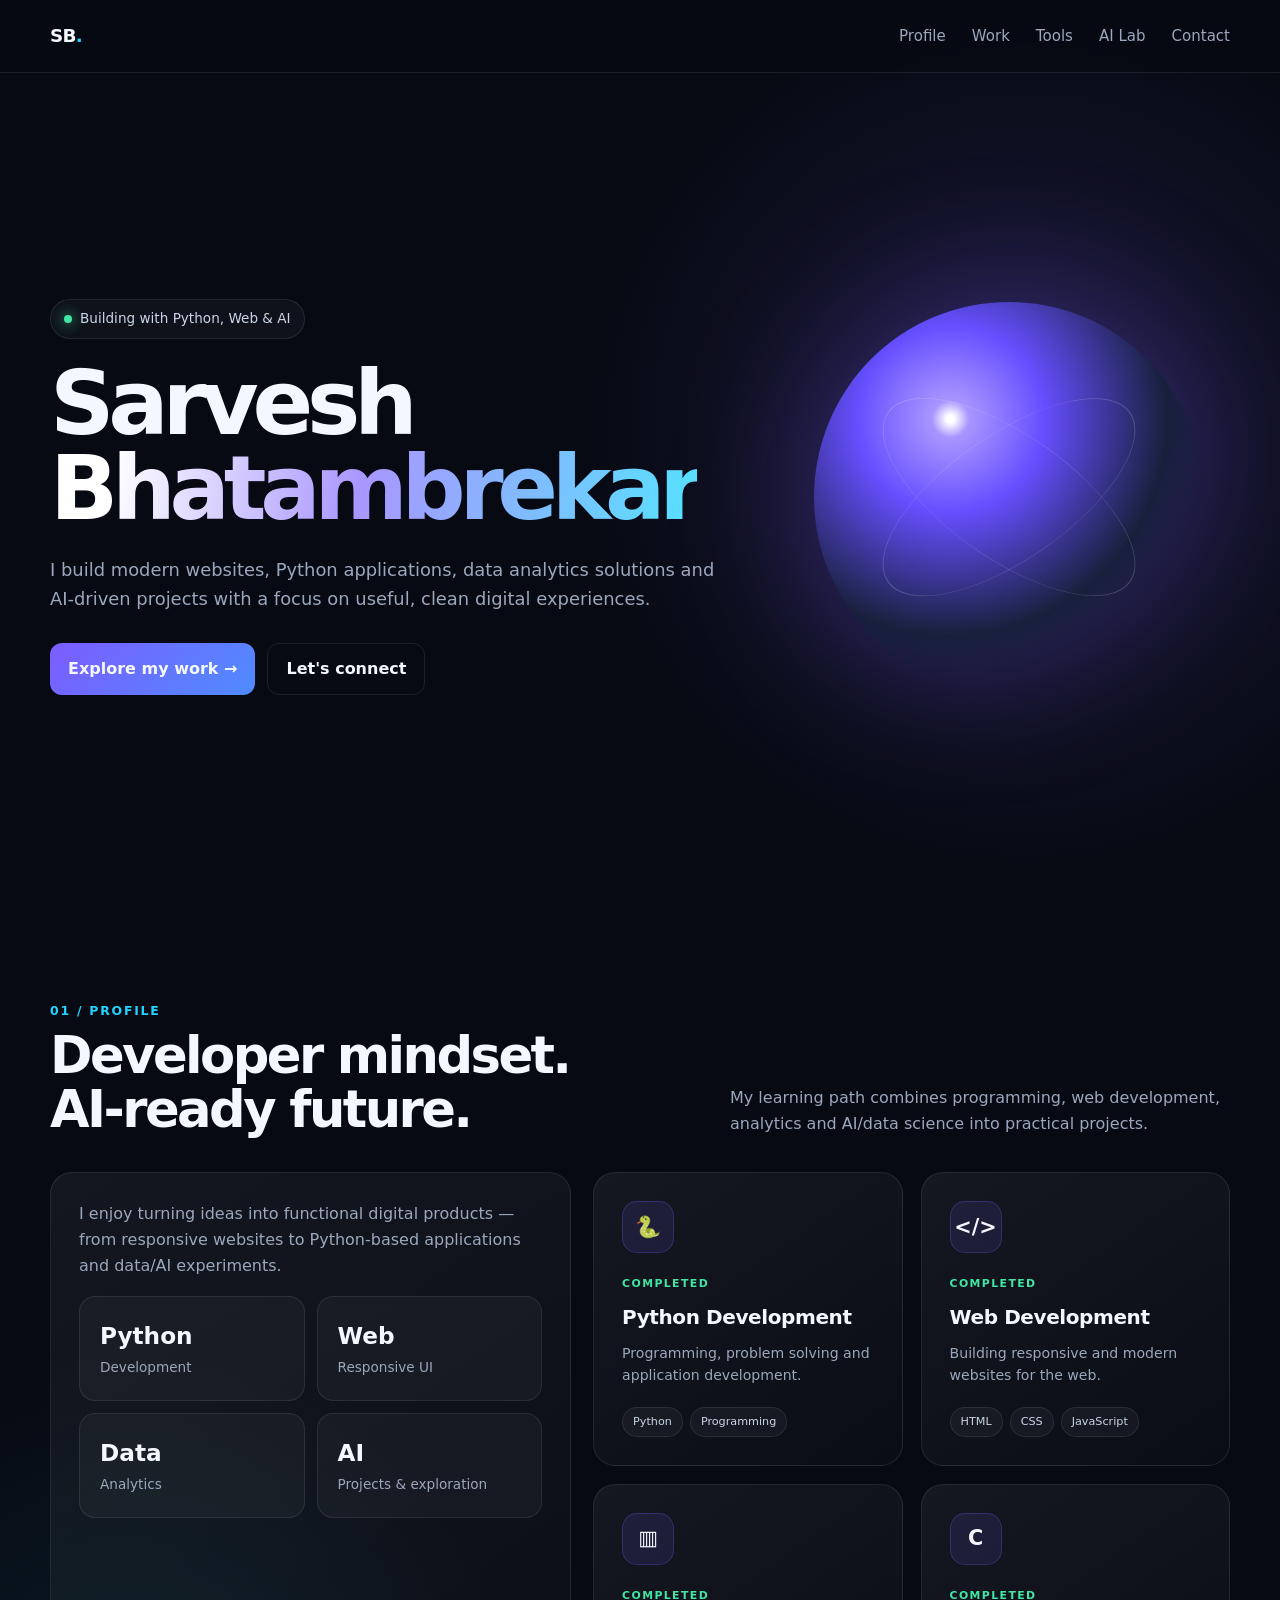
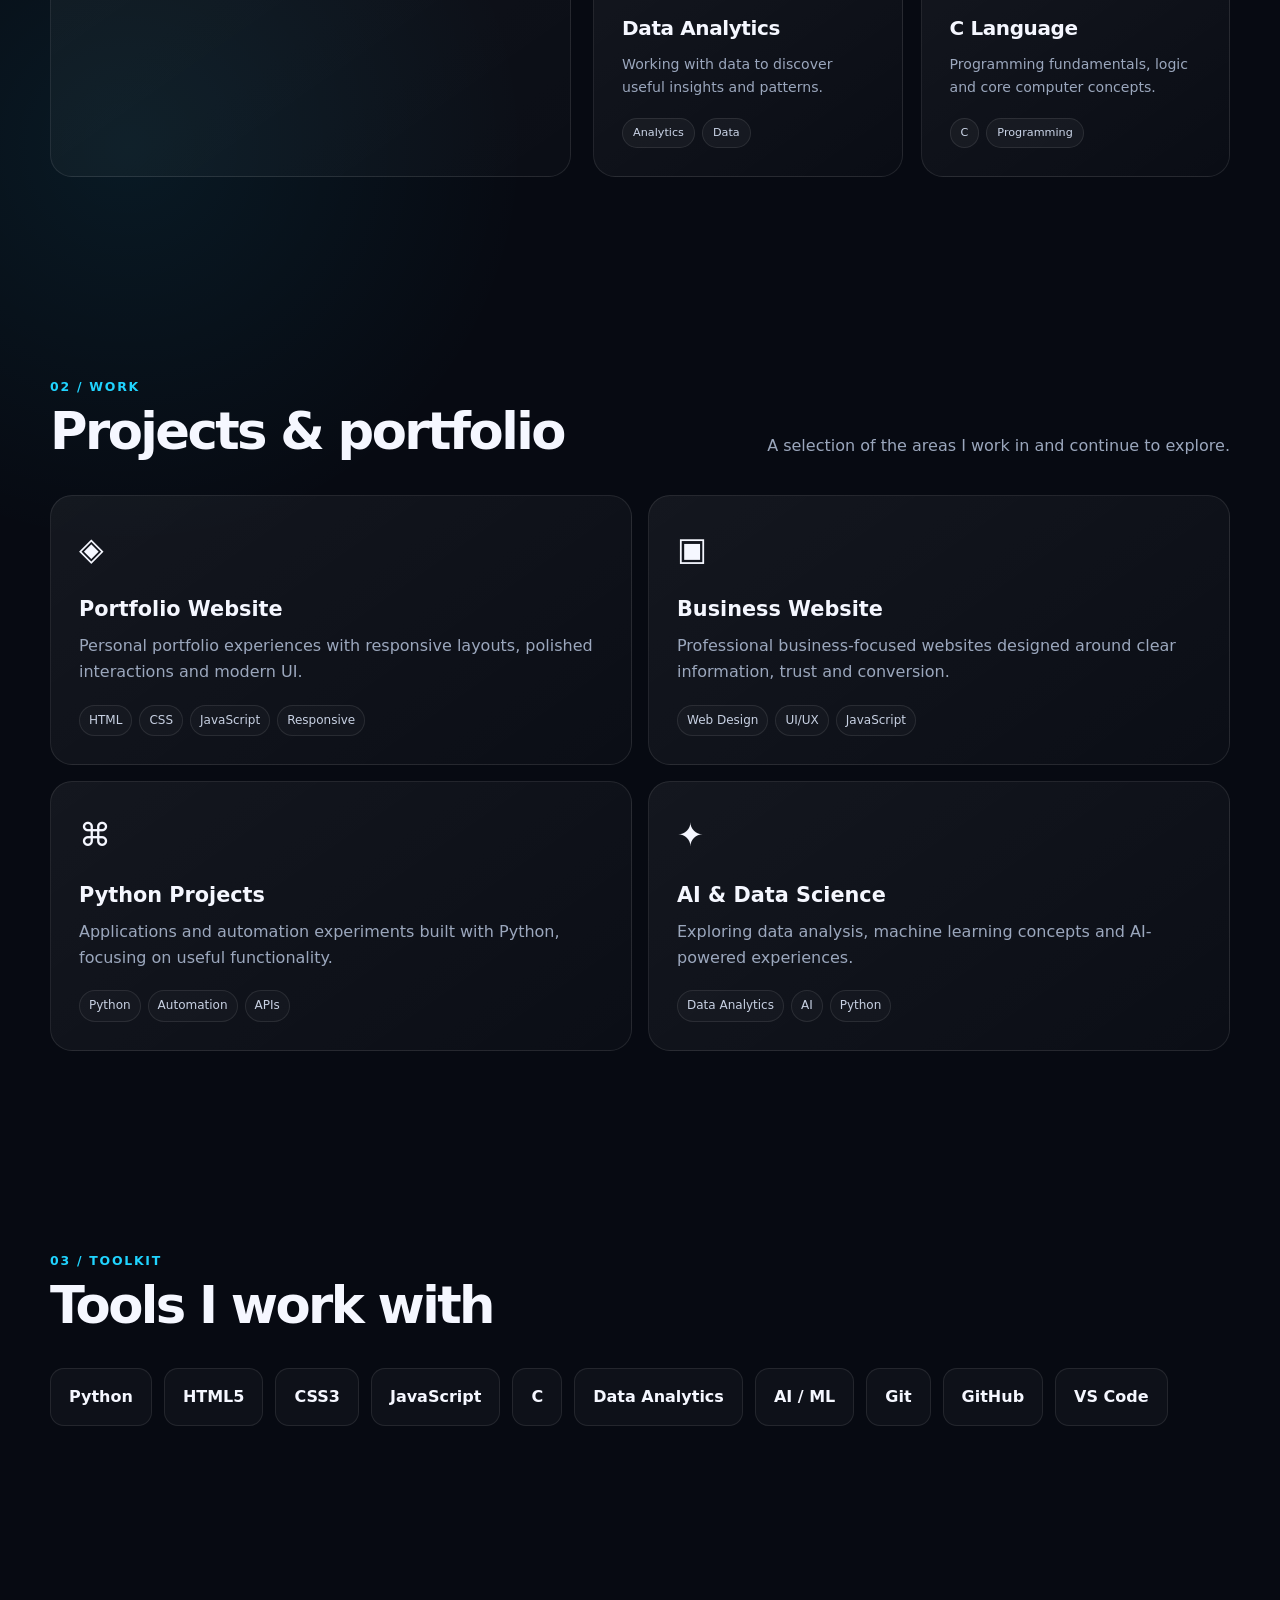
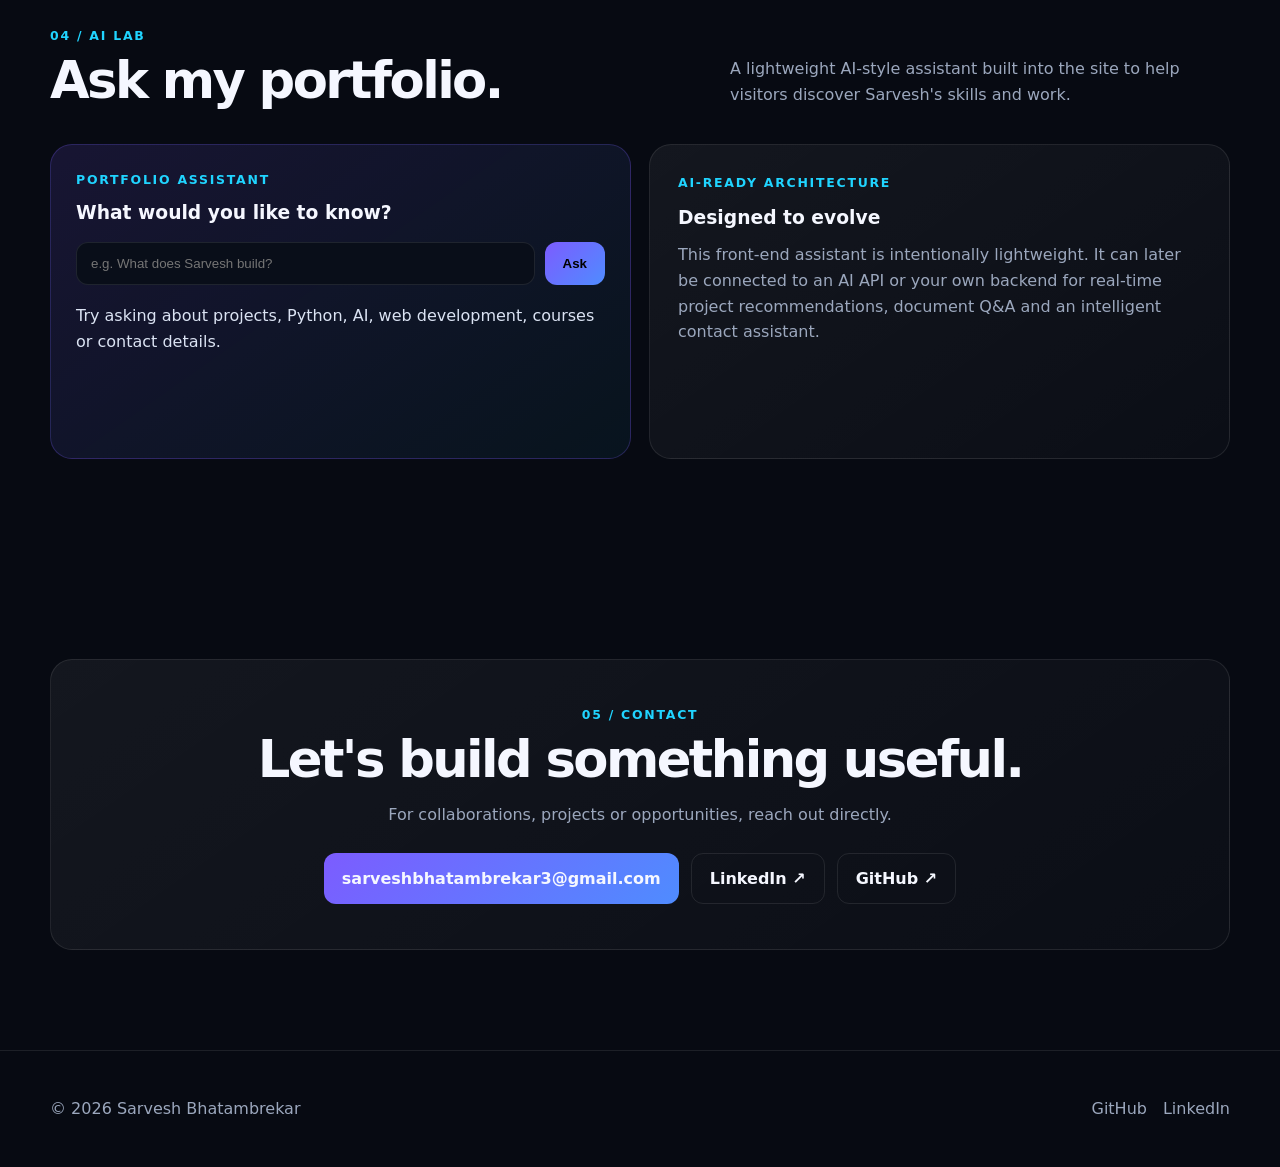
<file: index.html>
<!DOCTYPE html>
<html lang="en">
<head>
<meta charset="UTF-8">
<meta name="viewport" content="width=device-width, initial-scale=1.0">
<meta name="description" content="Sarvesh Bhatambrekar — Python, Web Development, Data Analytics and AI portfolio.">
<title>Sarvesh Bhatambrekar | AI • Python • Data</title>
<link rel="stylesheet" href="style.css">

</head>
<body>
<header class="nav">
  <div class="container nav-inner">
    <a class="logo" href="#home">SB<span>.</span></a>
    <button class="menu" id="menu" aria-label="Open menu">☰</button>
    <nav class="nav-links" id="navLinks">
      <a href="#about">Profile</a><a href="#work">Work</a><a href="#tools">Tools</a><a href="#ai">AI Lab</a><a href="#contact">Contact</a>
    </nav>
  </div>
</header>

<main id="home">
<section class="hero">
  <div class="container hero-grid">
    <div class="reveal">
      <div class="badge"><span class="dot"></span> Building with Python, Web & AI</div>
      <h1>Sarvesh <span class="gradient">Bhatambrekar</span></h1>
      <p>I build modern websites, Python applications, data analytics solutions and AI-driven projects with a focus on useful, clean digital experiences.</p>
      <div class="actions">
        <a class="btn primary" href="#work">Explore my work →</a>
        <a class="btn" href="mailto:sarveshbhatambrekar3@gmail.com">Let's connect</a>
      </div>
    </div>
    <div class="orb reveal" aria-label="Abstract AI visual"></div>
  </div>
</section>

<section id="about">
<div class="container">
  <div class="section-head reveal"><div><div class="eyebrow">01 / Profile</div><h2>Developer mindset.<br>AI-ready future.</h2></div><p>My learning path combines programming, web development, analytics and AI/data science into practical projects.</p></div>
  <div class="about">
    <div class="card reveal"><p>I enjoy turning ideas into functional digital products — from responsive websites to Python-based applications and data/AI experiments.</p><div class="stats"><div class="stat"><strong>Python</strong><span>Development</span></div><div class="stat"><strong>Web</strong><span>Responsive UI</span></div><div class="stat"><strong>Data</strong><span>Analytics</span></div><div class="stat"><strong>AI</strong><span>Projects & exploration</span></div></div></div>
    <div class="courses">
  <div class="course reveal">
    <div class="course-icon">🐍</div>
    <span class="course-status">COMPLETED</span>
    <h3>Python Development</h3>
    <p>Programming, problem solving and application development.</p>
    <div class="course-tech"><span>Python</span><span>Programming</span></div>
  </div>
  <div class="course reveal">
    <div class="course-icon">&lt;/&gt;</div>
    <span class="course-status">COMPLETED</span>
    <h3>Web Development</h3>
    <p>Building responsive and modern websites for the web.</p>
    <div class="course-tech"><span>HTML</span><span>CSS</span><span>JavaScript</span></div>
  </div>
  <div class="course reveal">
    <div class="course-icon">▥</div>
    <span class="course-status">COMPLETED</span>
    <h3>Data Analytics</h3>
    <p>Working with data to discover useful insights and patterns.</p>
    <div class="course-tech"><span>Analytics</span><span>Data</span></div>
  </div>
  <div class="course reveal">
    <div class="course-icon">C</div>
    <span class="course-status">COMPLETED</span>
    <h3>C Language</h3>
    <p>Programming fundamentals, logic and core computer concepts.</p>
    <div class="course-tech"><span>C</span><span>Programming</span></div>
  </div>
</div>
  </div>
</div>
</section>

<section id="work">
<div class="container">
  <div class="section-head reveal"><div><div class="eyebrow">02 / Work</div><h2>Projects & portfolio</h2></div><p>A selection of the areas I work in and continue to explore.</p></div>
  <div class="projects">
    <article class="card project reveal"><div><div class="project-icon">◈</div><h3>Portfolio Website</h3><p>Personal portfolio experiences with responsive layouts, polished interactions and modern UI.</p></div><div class="tags"><span class="tag">HTML</span><span class="tag">CSS</span><span class="tag">JavaScript</span><span class="tag">Responsive</span></div></article>
    <article class="card project reveal"><div><div class="project-icon">▣</div><h3>Business Website</h3><p>Professional business-focused websites designed around clear information, trust and conversion.</p></div><div class="tags"><span class="tag">Web Design</span><span class="tag">UI/UX</span><span class="tag">JavaScript</span></div></article>
    <article class="card project reveal"><div><div class="project-icon">⌘</div><h3>Python Projects</h3><p>Applications and automation experiments built with Python, focusing on useful functionality.</p></div><div class="tags"><span class="tag">Python</span><span class="tag">Automation</span><span class="tag">APIs</span></div></article>
    <article class="card project reveal"><div><div class="project-icon">✦</div><h3>AI & Data Science</h3><p>Exploring data analysis, machine learning concepts and AI-powered experiences.</p></div><div class="tags"><span class="tag">Data Analytics</span><span class="tag">AI</span><span class="tag">Python</span></div></article>
  </div>
</div>
</section>

<section id="tools">
<div class="container">
  <div class="section-head reveal"><div><div class="eyebrow">03 / Toolkit</div><h2>Tools I work with</h2></div></div>
  <div class="tools reveal">
    <span class="tool">Python</span><span class="tool">HTML5</span><span class="tool">CSS3</span><span class="tool">JavaScript</span><span class="tool">C</span><span class="tool">Data Analytics</span><span class="tool">AI / ML</span><span class="tool">Git</span><span class="tool">GitHub</span><span class="tool">VS Code</span>
  </div>
</div>
</section>

<section id="ai">
<div class="container">
  <div class="section-head reveal"><div><div class="eyebrow">04 / AI Lab</div><h2>Ask my portfolio.</h2></div><p>A lightweight AI-style assistant built into the site to help visitors discover Sarvesh's skills and work.</p></div>
  <div class="ai-box">
    <div class="ai-panel reveal"><div class="eyebrow">Portfolio Assistant</div><h3 style="margin-top:8px">What would you like to know?</h3>
      <div class="prompt-row"><input id="question" placeholder="e.g. What does Sarvesh build?"><button class="btn primary" id="ask">Ask</button></div>
      <div class="ai-output" id="answer">Try asking about projects, Python, AI, web development, courses or contact details.</div>
    </div>
    <div class="card reveal"><div class="eyebrow">AI-ready architecture</div><h3 style="margin:10px 0">Designed to evolve</h3><p>This front-end assistant is intentionally lightweight. It can later be connected to an AI API or your own backend for real-time project recommendations, document Q&A and an intelligent contact assistant.</p></div>
  </div>
</div>
</section>

<section id="contact">
<div class="container">
  <div class="card reveal" style="text-align:center;padding:45px 25px">
    <div class="eyebrow">05 / Contact</div><h2>Let's build something useful.</h2>
    <p style="color:var(--muted);margin:15px auto 25px;max-width:600px">For collaborations, projects or opportunities, reach out directly.</p>
    <div class="actions" style="justify-content:center">
      <a class="btn primary" href="mailto:sarveshbhatambrekar3@gmail.com">sarveshbhatambrekar3@gmail.com</a>
      <a class="btn" target="_blank" rel="noopener" href="https://www.linkedin.com/in/sarvesh-bhatambrekar-9b84b8414">LinkedIn ↗</a>
      <a class="btn" target="_blank" rel="noopener" href="https://github.com/SarveshBhatambrekar14">GitHub ↗</a>
    </div>
  </div>
</div>
</section>
</main>

<footer><div class="container footer-inner"><div>© <span id="year"></span> Sarvesh Bhatambrekar</div><div class="socials"><a target="_blank" rel="noopener" href="https://github.com/SarveshBhatambrekar14">GitHub</a><a target="_blank" rel="noopener" href="https://www.linkedin.com/in/sarvesh-bhatambrekar-9b84b8414">LinkedIn</a></div></div></footer>

<script src="script.js"></script>

</body>
</html>
</file>
<file: style.css>
:root{
  --bg:#070a12;--surface:#0d1220;--surface2:#11182a;--text:#f5f7ff;--muted:#9ba7bd;
  --line:rgba(255,255,255,.09);--accent:#7c5cff;--accent2:#20d4ff;--max:1180px;
}
*{box-sizing:border-box;margin:0;padding:0}
html{scroll-behavior:smooth}
body{font-family:Inter,system-ui,-apple-system,Segoe UI,Roboto,Arial,sans-serif;background:
radial-gradient(circle at 80% 10%,rgba(124,92,255,.18),transparent 28rem),
radial-gradient(circle at 10% 40%,rgba(32,212,255,.08),transparent 25rem),var(--bg);
color:var(--text);line-height:1.6;overflow-x:hidden}
a{color:inherit;text-decoration:none}
.container{width:min(calc(100% - 40px),var(--max));margin:auto}
.nav{position:sticky;top:0;z-index:20;background:rgba(7,10,18,.78);backdrop-filter:blur(18px);border-bottom:1px solid var(--line)}
.nav-inner{height:72px;display:flex;align-items:center;justify-content:space-between}
.logo{font-weight:800;letter-spacing:-.04em;font-size:1.15rem}
.logo span{color:var(--accent2)}
.nav-links{display:flex;gap:26px;align-items:center;color:var(--muted);font-size:.94rem}
.nav-links a:hover{color:var(--text)}
.menu{display:none;background:none;border:1px solid var(--line);color:var(--text);border-radius:10px;padding:8px 10px;font-size:1.1rem}
.hero{min-height:calc(100vh - 72px);display:grid;place-items:center;padding:90px 0 70px}
.hero-grid{display:grid;grid-template-columns:1.25fr .75fr;gap:70px;align-items:center}
.badge{display:inline-flex;gap:8px;align-items:center;border:1px solid var(--line);background:rgba(255,255,255,.035);padding:8px 13px;border-radius:999px;color:#cbd5e8;font-size:.85rem;margin-bottom:22px}
.dot{width:8px;height:8px;border-radius:50%;background:#42e6a4;box-shadow:0 0 14px #42e6a4}
h1{font-size:clamp(3rem,7vw,6.2rem);line-height:.95;letter-spacing:-.07em;max-width:850px}
.gradient{background:linear-gradient(100deg,#fff 10%,#a996ff 48%,#55e3ff);-webkit-background-clip:text;background-clip:text;color:transparent}
.hero p{max-width:690px;color:var(--muted);font-size:1.12rem;margin:25px 0 30px}
.actions{display:flex;flex-wrap:wrap;gap:12px}
.btn{display:inline-flex;align-items:center;justify-content:center;border-radius:12px;padding:12px 18px;border:1px solid var(--line);font-weight:700;transition:.2s}
.btn.primary{background:linear-gradient(135deg,var(--accent),#4f8cff);border:0}
.btn:hover{transform:translateY(-2px)}
.orb{height:390px;aspect-ratio:1;border-radius:50%;position:relative;background:radial-gradient(circle at 35% 30%,#fff 0 1%,#a995ff 5%,#654fff 25%,#18203c 58%,transparent 70%);filter:drop-shadow(0 0 70px rgba(124,92,255,.35));animation:float 6s ease-in-out infinite}
.orb:before,.orb:after{content:"";position:absolute;inset:12%;border:1px solid rgba(255,255,255,.18);border-radius:50%;transform:rotate(35deg) scaleY(.42)}
.orb:after{transform:rotate(-35deg) scaleY(.42)}
@keyframes float{50%{transform:translateY(-14px) rotate(4deg)}}
section{padding:100px 0}
.section-head{display:flex;justify-content:space-between;gap:30px;align-items:end;margin-bottom:36px}
.eyebrow{color:var(--accent2);font-weight:800;font-size:.78rem;letter-spacing:.14em;text-transform:uppercase}
h2{font-size:clamp(2rem,4vw,3.3rem);letter-spacing:-.05em;line-height:1.05;margin-top:8px}
.section-head p{max-width:500px;color:var(--muted)}
.about{display:grid;grid-template-columns:.9fr 1.1fr;gap:22px}
.card{background:linear-gradient(145deg,rgba(255,255,255,.055),rgba(255,255,255,.018));border:1px solid var(--line);border-radius:22px;padding:28px}
.card p{color:var(--muted)}
.stats{display:grid;grid-template-columns:repeat(2,1fr);gap:12px;margin-top:18px}
.stat{padding:20px;border-radius:16px;background:rgba(255,255,255,.035);border:1px solid var(--line)}
.stat strong{display:block;font-size:1.45rem}
.stat span{font-size:.85rem;color:var(--muted)}
.projects{display:grid;grid-template-columns:repeat(2,1fr);gap:16px}
.project{min-height:260px;display:flex;flex-direction:column;justify-content:space-between}
.project-icon{font-size:2rem;margin-bottom:18px}
.project h3{font-size:1.3rem;margin-bottom:7px}
.tags{display:flex;flex-wrap:wrap;gap:7px;margin-top:20px}
.tag{font-size:.75rem;color:#c8d1e3;border:1px solid var(--line);border-radius:999px;padding:5px 9px;background:rgba(255,255,255,.025)}
.tools{display:flex;flex-wrap:wrap;gap:12px}
.tool{padding:15px 18px;border:1px solid var(--line);border-radius:14px;background:rgba(255,255,255,.03);font-weight:700}
.courses{display:grid;grid-template-columns:repeat(2,1fr);gap:18px}
.course{position:relative;overflow:hidden;padding:28px;border-radius:22px;background:linear-gradient(145deg,rgba(255,255,255,.06),rgba(255,255,255,.015));border:1px solid var(--line);transition:transform .3s ease,border-color .3s ease,box-shadow .3s ease}
.course:hover{transform:translateY(-7px);border-color:rgba(124,92,255,.55);box-shadow:0 20px 50px rgba(0,0,0,.25)}
.course-icon{width:52px;height:52px;display:flex;align-items:center;justify-content:center;border-radius:15px;background:rgba(124,92,255,.12);border:1px solid rgba(124,92,255,.25);font-size:1.3rem;font-weight:800;margin-bottom:22px}
.course-status{display:block;color:#42e6a4;font-size:.68rem;font-weight:800;letter-spacing:.13em;margin-bottom:8px}
.course h3{font-size:1.25rem;margin-bottom:9px;letter-spacing:-.02em}
.course p{color:var(--muted);font-size:.88rem;line-height:1.6}
.course-tech{display:flex;flex-wrap:wrap;gap:7px;margin-top:20px}
.course-tech span{padding:5px 10px;border-radius:999px;font-size:.7rem;color:#cbd5e8;background:rgba(255,255,255,.04);border:1px solid var(--line)}
.ai-box{display:grid;grid-template-columns:1fr 1fr;gap:18px}
.ai-panel{background:linear-gradient(145deg,rgba(124,92,255,.14),rgba(32,212,255,.05));border:1px solid rgba(124,92,255,.25);border-radius:22px;padding:25px}
.ai-output{min-height:130px;color:#dbe3f3;margin-top:18px;white-space:pre-wrap}
.prompt-row{display:flex;gap:10px;margin-top:15px}
input{flex:1;min-width:0;background:#090e19;color:white;border:1px solid var(--line);border-radius:12px;padding:13px 14px;outline:none}
input:focus{border-color:rgba(124,92,255,.7)}
footer{padding:45px 0;border-top:1px solid var(--line);color:var(--muted)}
.footer-inner{display:flex;justify-content:space-between;gap:20px;align-items:center}
.socials{display:flex;gap:16px}.socials a:hover{color:white}
.reveal{opacity:0;transform:translateY(18px);transition:.7s ease}.reveal.show{opacity:1;transform:none}

@media(max-width:900px){
  .hero-grid,.about,.ai-box{grid-template-columns:1fr}
  .orb{height:290px;margin:auto}
  .hero{padding-top:65px}
  .courses{grid-template-columns:repeat(2,1fr)}
}
@media(max-width:700px){
  .container{width:min(calc(100% - 28px),var(--max))}
  .nav-inner{height:64px}
  .menu{display:block}
  .nav-links{display:none;position:absolute;top:64px;left:14px;right:14px;padding:15px;flex-direction:column;align-items:stretch;background:#0c111d;border:1px solid var(--line);border-radius:15px}
  .nav-links.open{display:flex}
  .nav-links a{padding:10px}
  .hero{min-height:auto;padding:75px 0}
  h1{font-size:clamp(2.8rem,15vw,4.6rem)}
  .hero p{font-size:1rem}
  section{padding:72px 0}
  .section-head{display:block}
  .section-head p{margin-top:14px}
  .projects{grid-template-columns:1fr}
  .courses{grid-template-columns:1fr 1fr}
  .footer-inner{display:block}.socials{margin-top:14px}
}
@media(max-width:430px){
  .courses{grid-template-columns:1fr}
  .actions .btn{width:100%}
  .courses{grid-template-columns:1fr}
  .stats{grid-template-columns:1fr 1fr}
  .card{padding:21px}
  .orb{height:230px}
}
</file>
